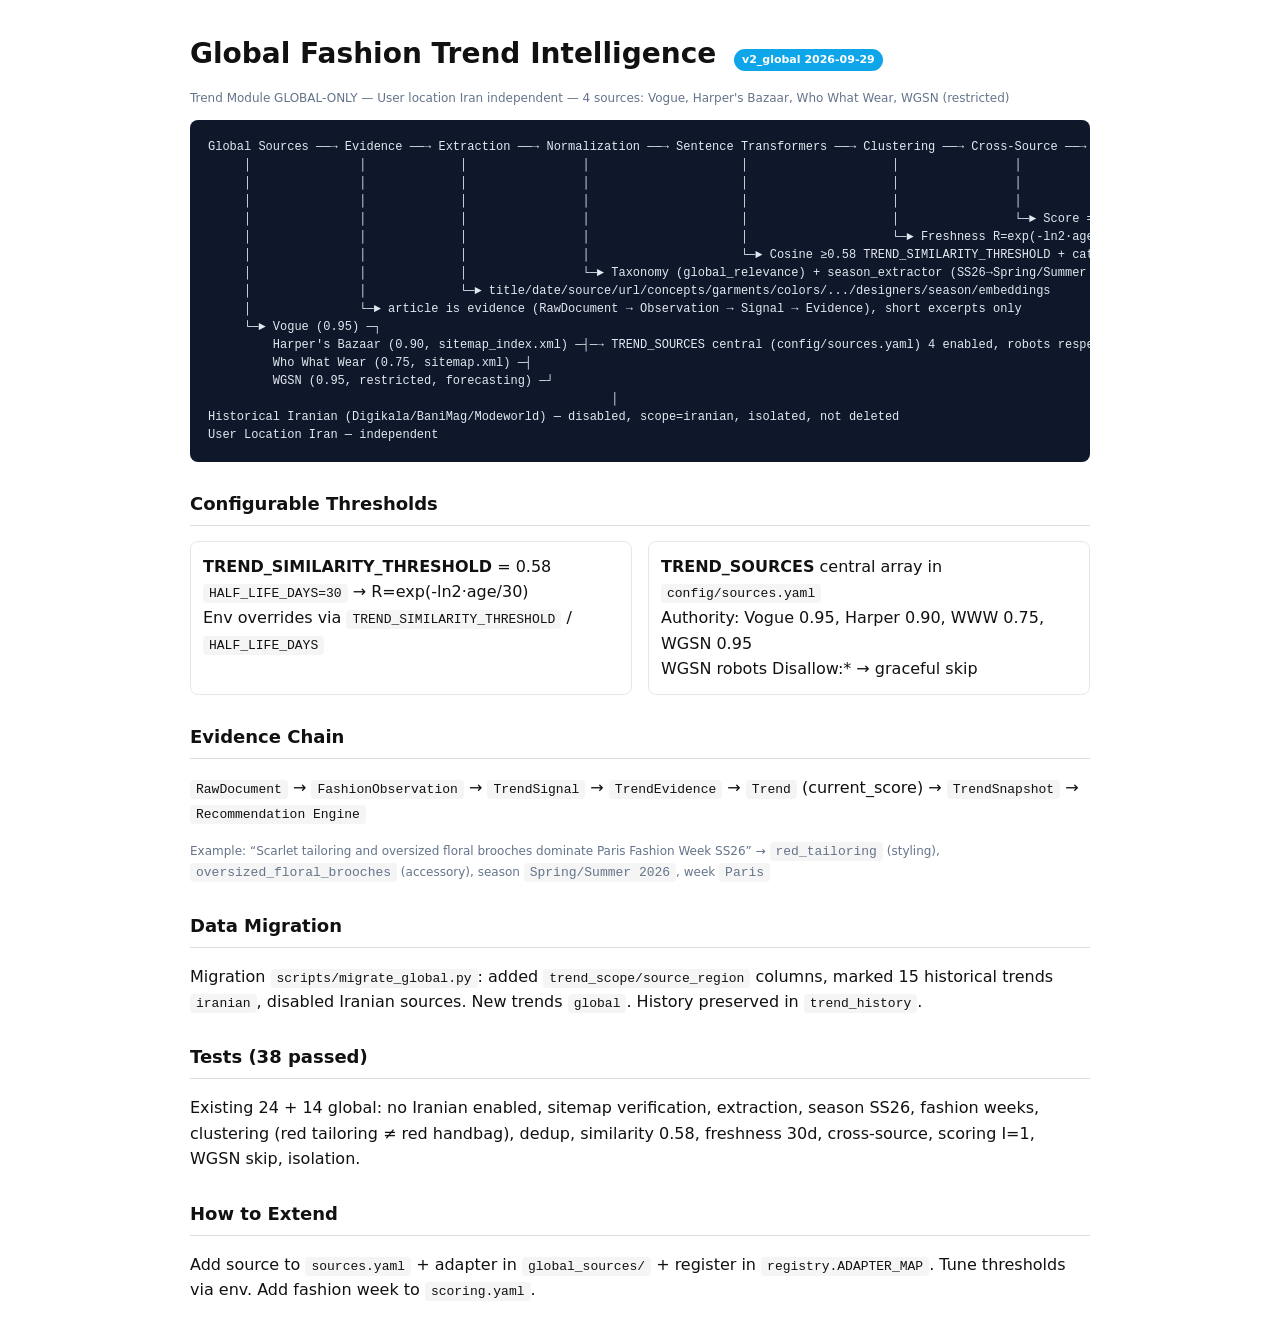
<file: GLOBAL_ARCHITECTURE.html>
<!DOCTYPE html>
<html lang="en">
<head>
<meta charset="UTF-8">
<title>Global Fashion Trend Intelligence — Architecture</title>
<style>
body{font-family:Inter,system-ui,Arial,sans-serif;max-width:900px;margin:32px auto;padding:0 20px;line-height:1.6;color:#111}
h1{font-size:28px;margin-bottom:4px}
h2{font-size:18px;margin-top:28px;border-bottom:1px solid #ddd;padding-bottom:6px}
code{background:#f5f5f5;padding:2px 6px;border-radius:4px;font-size:13px}
.flow{font-family:monospace;font-size:12px;background:#0f172a;color:#e2e8f0;padding:18px;border-radius:8px;overflow:auto;white-space:pre;line-height:1.5}
.badge{display:inline-block;background:#0ea5e9;color:white;font-size:11px;padding:2px 8px;border-radius:999px;margin-left:8px}
.grid{display:grid;grid-template-columns:1fr 1fr;gap:16px}
.card{border:1px solid #e5e7eb;border-radius:8px;padding:12px}
.small{font-size:12px;color:#64748b}
</style>
</head>
<body>
<h1>Global Fashion Trend Intelligence <span class="badge">v2_global 2026-09-29</span></h1>
<p class="small">Trend Module GLOBAL-ONLY — User location Iran independent — 4 sources: Vogue, Harper's Bazaar, Who What Wear, WGSN (restricted)</p>

<div class="flow">Global Sources ──→ Evidence ──→ Extraction ──→ Normalization ──→ Sentence Transformers ──→ Clustering ──→ Cross-Source ──→ Freshness/Scoring ──→ Trend DB ──→ Recommendation Engine
     │               │             │                │                     │                    │                │                  │             │
     │               │             │                │                     │                    │                │                  │             └─► API (/api/v1/trends/current, /for-recommendation) — snapshot only
     │               │             │                │                     │                    │                │                  └─► Snapshot (hourly materialize_snapshot)
     │               │             │                │                     │                    │                └─► Score = source_quality × freshness × cross_source × semantic_consistency × recurrence (gated_geom, I=1)
     │               │             │                │                     │                    └─► Freshness R=exp(-ln2·age/HALF_LIFE)  HALF_LIFE=30d
     │               │             │                │                     └─► Cosine ≥0.58 TREND_SIMILARITY_THRESHOLD + category/garment/color/season guard
     │               │             │                └─► Taxonomy (global_relevance) + season_extractor (SS26→Spring/Summer 2026, NY/London/Milan/Paris/Copenhagen)
     │               │             └─► title/date/source/url/concepts/garments/colors/.../designers/season/embeddings
     │               └─► article is evidence (RawDocument → Observation → Signal → Evidence), short excerpts only
     └─► Vogue (0.95) ─┐
         Harper's Bazaar (0.90, sitemap_index.xml) ─┤─→ TREND_SOURCES central (config/sources.yaml) 4 enabled, robots respected, WGSN skip on 403
         Who What Wear (0.75, sitemap.xml) ─┤
         WGSN (0.95, restricted, forecasting) ─┘
                                                        │
Historical Iranian (Digikala/BaniMag/Modeworld) — disabled, scope=iranian, isolated, not deleted
User Location Iran — independent</div>

<h2>Configurable Thresholds</h2>
<div class="grid">
<div class="card"><strong>TREND_SIMILARITY_THRESHOLD</strong> = 0.58<br><code>HALF_LIFE_DAYS=30</code> → R=exp(-ln2·age/30)<br>Env overrides via <code>TREND_SIMILARITY_THRESHOLD</code> / <code>HALF_LIFE_DAYS</code></div>
<div class="card"><strong>TREND_SOURCES</strong> central array in <code>config/sources.yaml</code><br>Authority: Vogue 0.95, Harper 0.90, WWW 0.75, WGSN 0.95<br>WGSN robots Disallow:* → graceful skip</div>
</div>

<h2>Evidence Chain</h2>
<p><code>RawDocument</code> → <code>FashionObservation</code> → <code>TrendSignal</code> → <code>TrendEvidence</code> → <code>Trend</code> (current_score) → <code>TrendSnapshot</code> → <code>Recommendation Engine</code></p>
<p class="small">Example: “Scarlet tailoring and oversized floral brooches dominate Paris Fashion Week SS26” → <code>red_tailoring</code> (styling), <code>oversized_floral_brooches</code> (accessory), season <code>Spring/Summer 2026</code>, week <code>Paris</code></p>

<h2>Data Migration</h2>
<p>Migration <code>scripts/migrate_global.py</code>: added <code>trend_scope/source_region</code> columns, marked 15 historical trends <code>iranian</code>, disabled Iranian sources. New trends <code>global</code>. History preserved in <code>trend_history</code>.</p>

<h2>Tests (38 passed)</h2>
<p>Existing 24 + 14 global: no Iranian enabled, sitemap verification, extraction, season SS26, fashion weeks, clustering (red tailoring ≠ red handbag), dedup, similarity 0.58, freshness 30d, cross-source, scoring I=1, WGSN skip, isolation.</p>

<h2>How to Extend</h2>
<p>Add source to <code>sources.yaml</code> + adapter in <code>global_sources/</code> + register in <code>registry.ADAPTER_MAP</code>. Tune thresholds via env. Add fashion week to <code>scoring.yaml</code>.</p>
</body>
</html>
</file>
